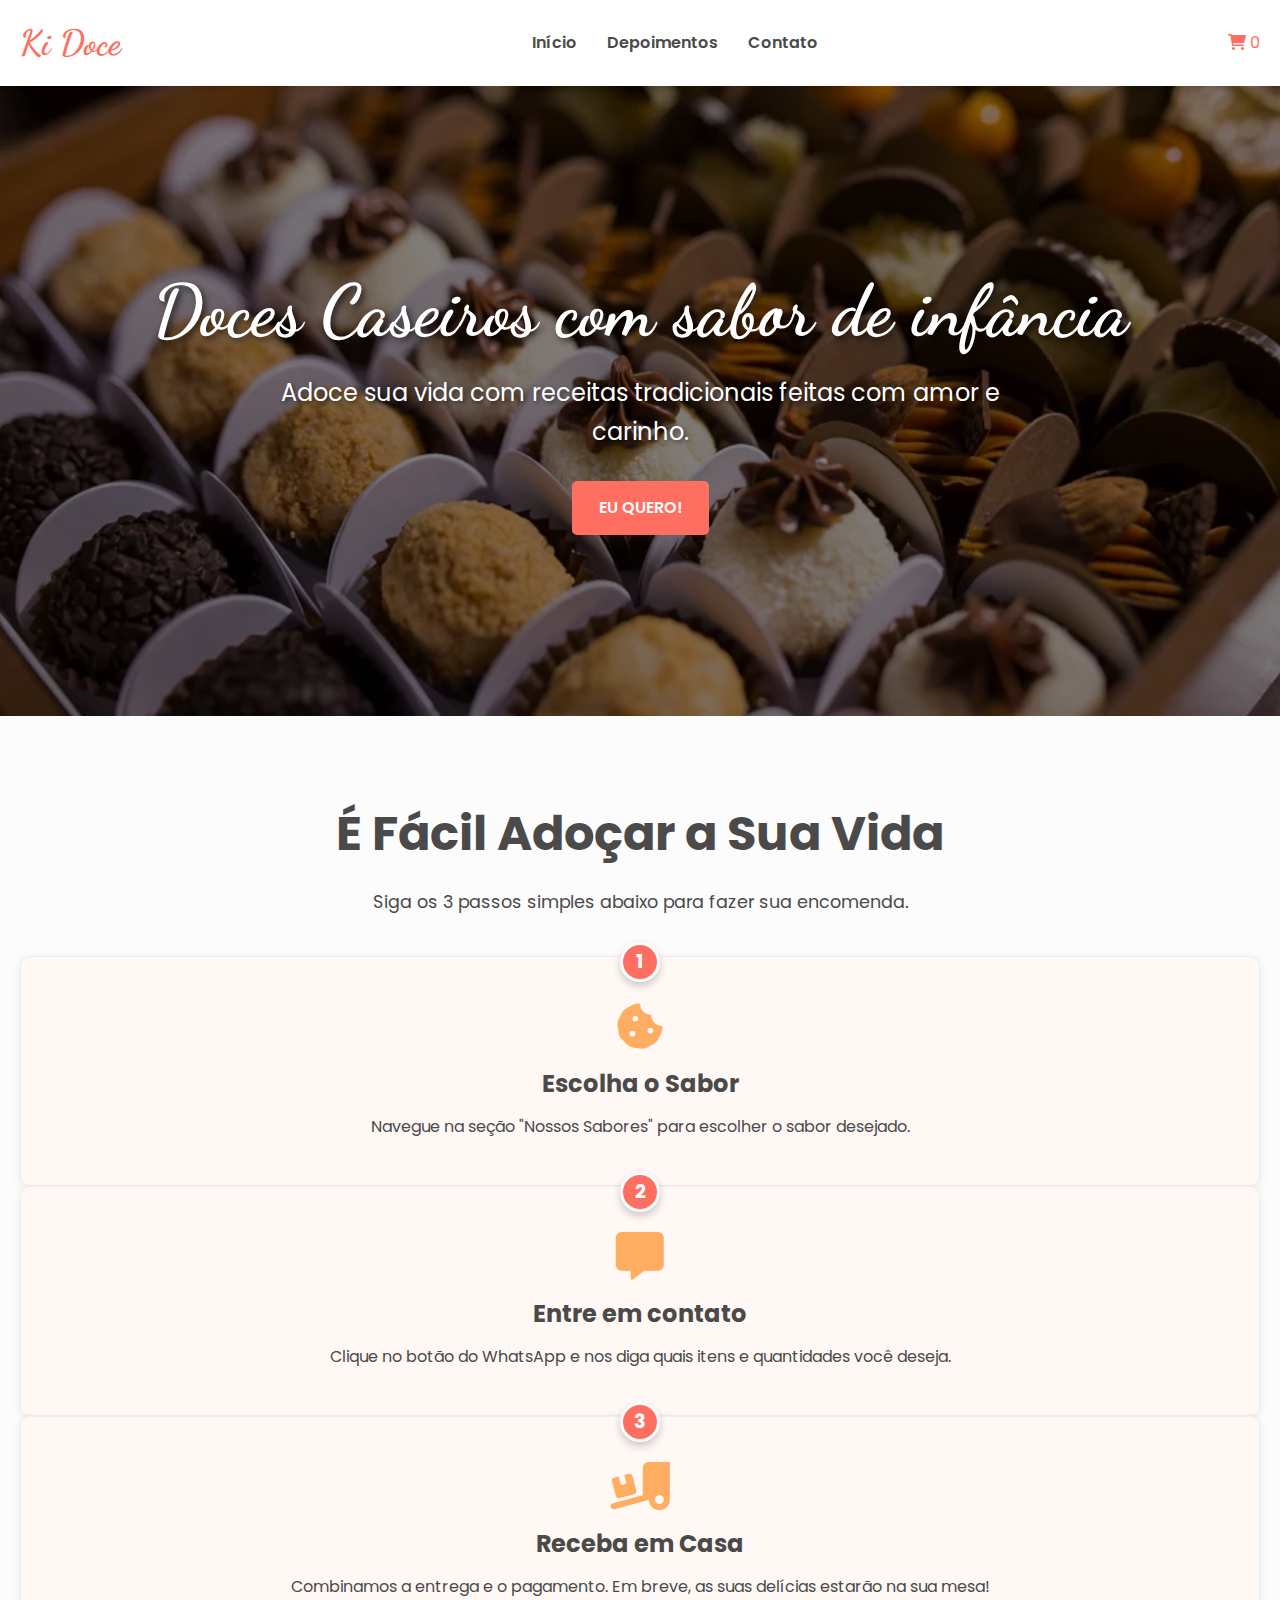
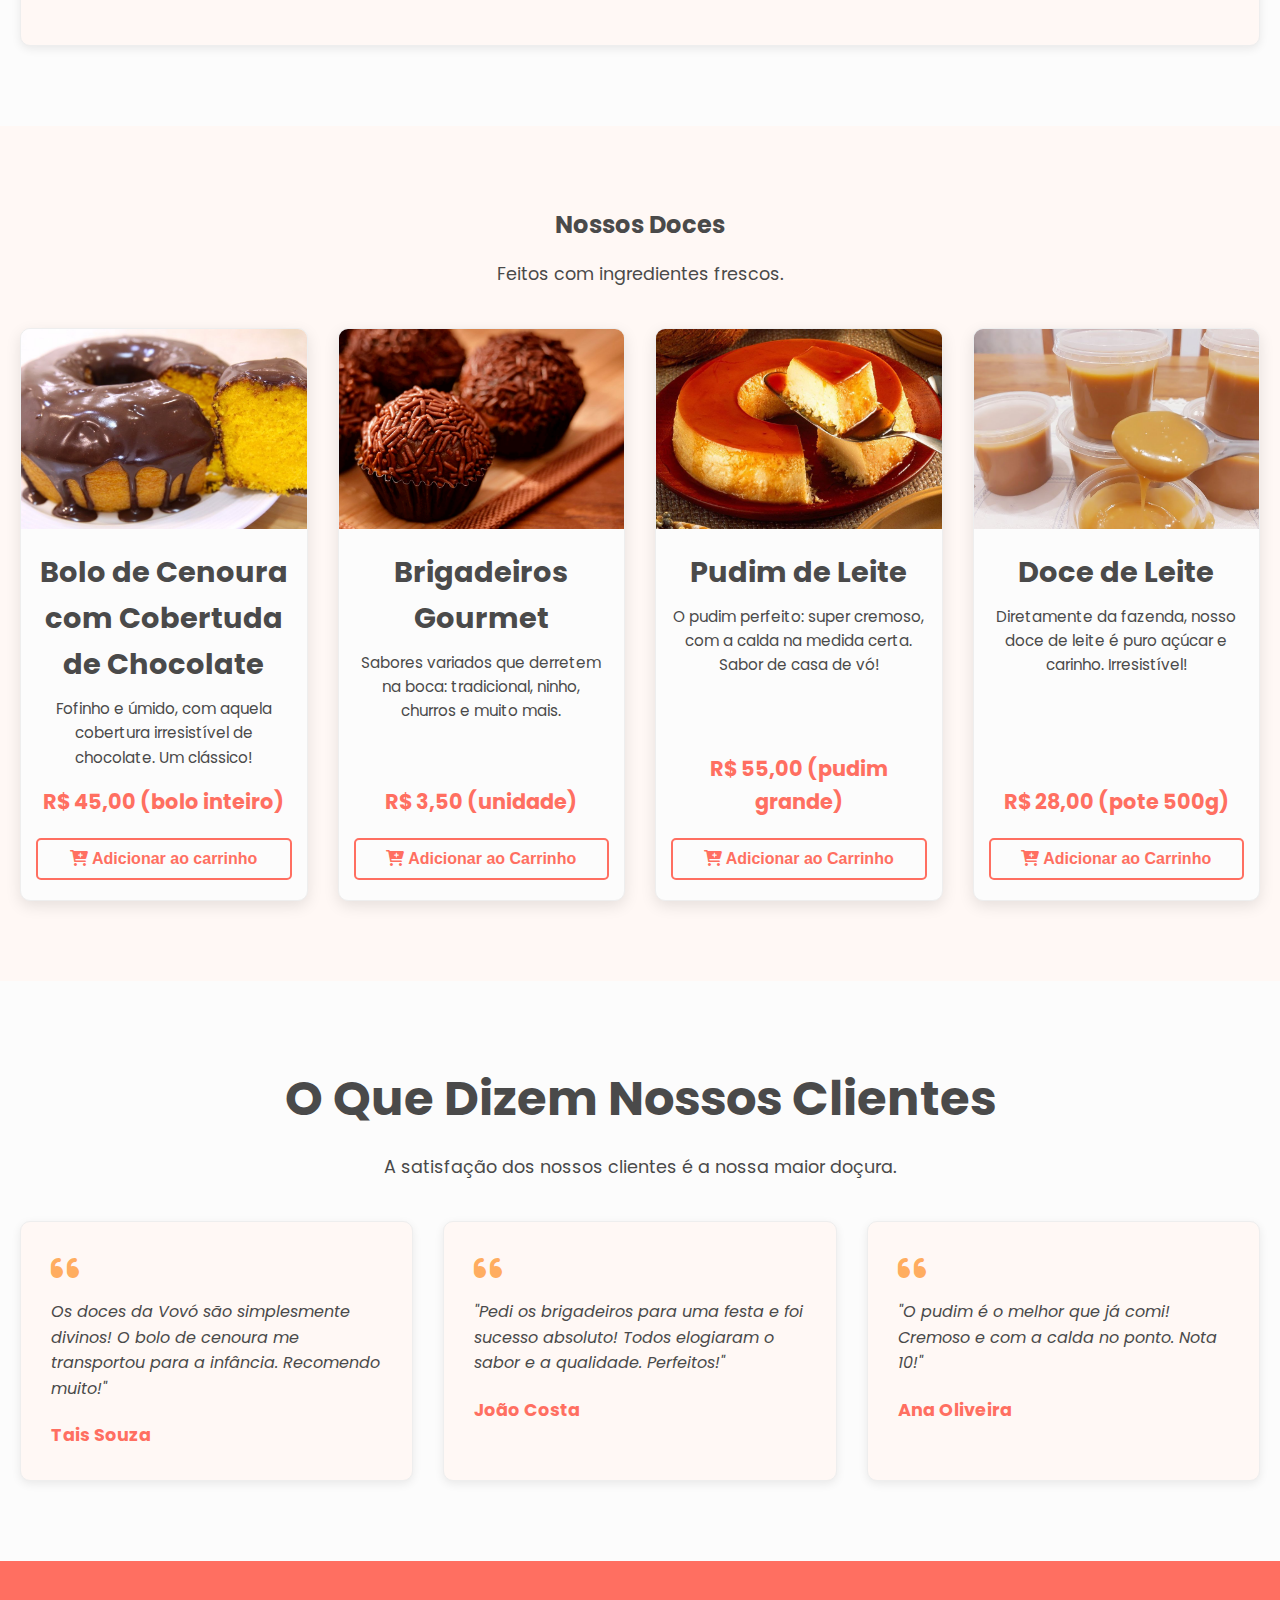
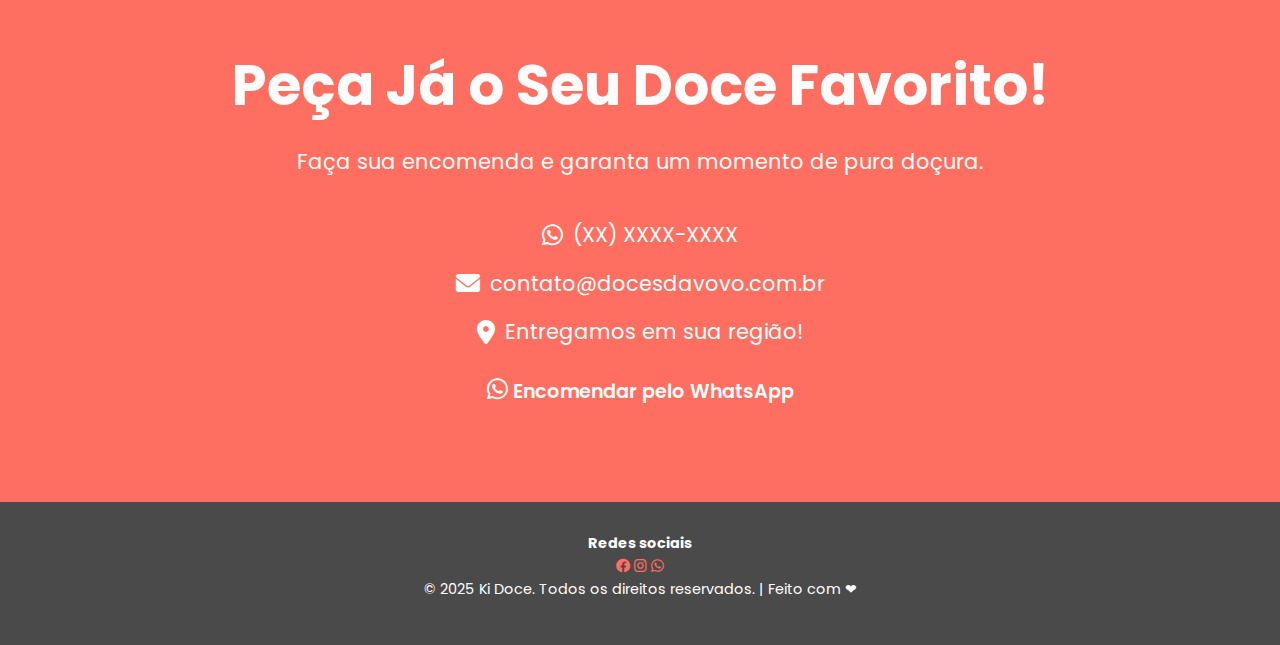
<file: index.html>
<!DOCTYPE html>
<html lang="pt-BR">

<head>
    <meta charset="UTF-8">
    <meta name="viewport" content="width=device-width, initial-scale=1.0">
    <link rel="stylesheet" href="./css/style.css">
    <title>Ki Doce</title>
    <link rel="stylesheet" href="https://cdnjs.cloudflare.com/ajax/libs/font-awesome/6.0.0/css/all.min.css">
    <link
        href="https://fonts.googleapis.com/css2?family=Dancing+Script:wght@400;700&family=Poppins:wght@300;400;600&display=swap"
        rel="stylesheet">
</head>

<body>
    <header class="header-doces">
        <div class="container">
            <a href="#" class="logo-doces">Ki Doce</a>

            <nav class="nav-doces">
                <ul>
                    <li><a href="#sabores">Início</a></li>
                    <li><a href="#depoimentos">Depoimentos</a></li>
                    <li><a href="#contato">Contato</a></li>
                </ul>
            </nav>

            <div class="cart-wrapper">
                <a href="carrinho.html" class="cart-icon-container header-cart" role="button" aria-label="Ver carrinho">
                    <i class="fas fa-shopping-cart"></i>
                    <span id="cart-count" class="cart-count">0</span>
                </a>

            </div>
        </div>
    </header>

    <section class="hero-doces">
        <div class="container">
            <h1>Doces Caseiros com sabor de infância</h1>
            <p>Adoce sua vida com receitas tradicionais feitas com amor e carinho.</p>
            <a href="#contato" class="btn-primary-doces">EU QUERO!</a>
        </div>
    </section>

    <section id="como-encomendar" class="como-encomendar-doces">
        <div class="container">
            <h2>É Fácil Adoçar a Sua Vida</h2>
            <p class="section-description">Siga os 3 passos simples abaixo para fazer sua encomenda.</p>

            <div class="grid">

                <div class="passo-card">
                    <div class="numero-passo">1</div>
                    <i class="fas fa-cookie-bite"></i>
                    <h3>Escolha o Sabor</h3>
                    <p>Navegue na seção "Nossos Sabores" para escolher o sabor desejado.</p>
                </div>

                <div class="passo-card">
                    <div class="numero-passo">2</div>
                    <i class="fas fa-message"></i>
                    <h3>Entre em contato</h3>
                    <p>Clique no botão do WhatsApp e nos diga quais itens e quantidades você deseja.</p>
                </div>

                <div class="passo-card">
                    <div class="numero-passo">3</div>
                    <i class="fas fa-truck-loading"></i>
                    <h3>Receba em Casa</h3>
                    <p>Combinamos a entrega e o pagamento. Em breve, as suas delícias estarão na sua mesa!</p>
                </div>
            </div>


        </div>
    </section>

    <section id="sabores" class="sabores-doces">
        <div class="container">
            <h2>Nossos Doces</h2>
            <p class="section-description">Feitos com ingredientes frescos.</p>

            <div class="grid-sabores">
                <div class="doce-card">
                    <img src="./img/bolodecenoura.jpg" alt="Bolo de Cenoura com Cobertuda de Chocolate">
                    <h3>Bolo de Cenoura com Cobertuda de Chocolate</h3>
                    <p>Fofinho e úmido, com aquela cobertura irresistível de chocolate. Um clássico!</p>
                    <span class="preco-doces">R$ 45,00 (bolo inteiro)</span>

                    <button class="btn-secundary-doces add-to-cart-btn" data-id="bolo-cenoura"
                        data-name="Bolo de Cenoura" data-price="45.00">
                        <i class="fas fa-cart-plus"></i> Adicionar ao carrinho
                    </button>
                </div>

                <div class="doce-card">
                    <img src="./img/brigadeiro.jpg" alt="Brigadeiros Gourmet Variados">
                    <h3>Brigadeiros Gourmet</h3>
                    <p>Sabores variados que derretem na boca: tradicional, ninho, churros e muito mais.</p>
                    <span class="preco-doces">R$ 3,50 (unidade)</span>
                    <button class="btn-secundary-doces add-to-cart-btn" data-id="brigadeiros"
                        data-name="Brigadeiros Gourmet" data-price="3.50"> <i class="fas fa-cart-plus"></i> Adicionar ao
                        Carrinho
                    </button>
                </div>

                <div class="doce-card">
                    <img src="./img/pudim.jpg" alt="Pudim de Leite Condensado Cremoso">
                    <h3>Pudim de Leite</h3>
                    <p>O pudim perfeito: super cremoso, com a calda na medida certa. Sabor de casa de vó!</p>
                    <span class="preco-doces">R$ 55,00 (pudim grande)</span>
                    <button class="btn-secundary-doces add-to-cart-btn" data-id="pudim-leite" data-name="Pudim de Leite"
                        data-price="55.00"> <i class="fas fa-cart-plus"></i> Adicionar ao Carrinho
                    </button>
                </div>

                <div class="doce-card">
                    <img src="./img/docedeleite.jpg" alt="Doce de Leite Caseiro">
                    <h3>Doce de Leite</h3>
                    <p>Diretamente da fazenda, nosso doce de leite é puro açúcar e carinho. Irresistível!</p>
                    <span class="preco-doces">R$ 28,00 (pote 500g)</span>
                    <button class="btn-secundary-doces add-to-cart-btn" data-id="doce-leite" data-name="Doce de Leite"
                        data-price="28.00"> <i class="fas fa-cart-plus"></i> Adicionar ao Carrinho
                    </button>
                </div>
            </div>
        </div>
    </section>

    <section id="depoimentos" class="depoimentos-doces">
        <div class="container">
            <h2>O Que Dizem Nossos Clientes</h2>
            <p class="section-description">A satisfação dos nossos clientes é a
                nossa maior doçura.</p>

            <div class="grid-depoimentos">
                <div class="depoimento-card">
                    <i class="fas fa-quote-left"></i>
                    <p>Os doces da Vovó são simplesmente divinos! O bolo de cenoura me transportou para a infância.
                        Recomendo muito!"</p>
                    <h4>Tais Souza</h4>
                </div>
                <div class="depoimento-card">
                    <i class="fas fa-quote-left"></i>
                    <p>"Pedi os brigadeiros para uma festa e foi sucesso absoluto! Todos elogiaram o sabor e a
                        qualidade. Perfeitos!"</p>
                    <h4>João Costa</h4>
                </div>
                <div class="depoimento-card">
                    <i class="fas fa-quote-left"></i>
                    <p>"O pudim é o melhor que já comi! Cremoso e com a calda no ponto. Nota 10!"</p>
                    <h4>Ana Oliveira</h4>
                </div>
            </div>
        </div>
    </section>

    <section id="contato" class="contato-doces">
        <div class="container">
            <h2>Peça Já o Seu Doce Favorito!</h2>
            <p>Faça sua encomenda e garanta um momento de pura doçura.</p>
            <div class="contato-info-doces">
                <p><i class="fab fa-whatsapp"></i> (XX) XXXX-XXXX</p>
                <p><i class="fas fa-envelope"></i> contato@docesdavovo.com.br</p>
                <p><i class="fas fa-map-marker-alt"></i> Entregamos em sua região!</p>
                <a href="https://wa.me/SEUNUMERO" target="_blank" class="btn-primary-doces"><i
                        class="fab fa-whatsapp"></i> Encomendar pelo WhatsApp</a>
            </div>
        </div>
    </section>

    <footer class="footer-doces">
        <div class="container">
            <div class="footer-col">
                <h4>Redes sociais</h4>
                <div class="social-links">
                    <a href="#"><i class="fab fa-facebook"></i></a>
                    <a href="#"><i class="fab fa-instagram"></i></a>
                    <a href="#"><i class="fab fa-whatsapp"></i></a>
                </div>
            </div>
            <p>&copy; 2025 Ki Doce. Todos os direitos reservados. | Feito com ❤</p>
        </div>
    </footer>

    <script src="./js/main.js"></script>
</body>

</html>
</file>
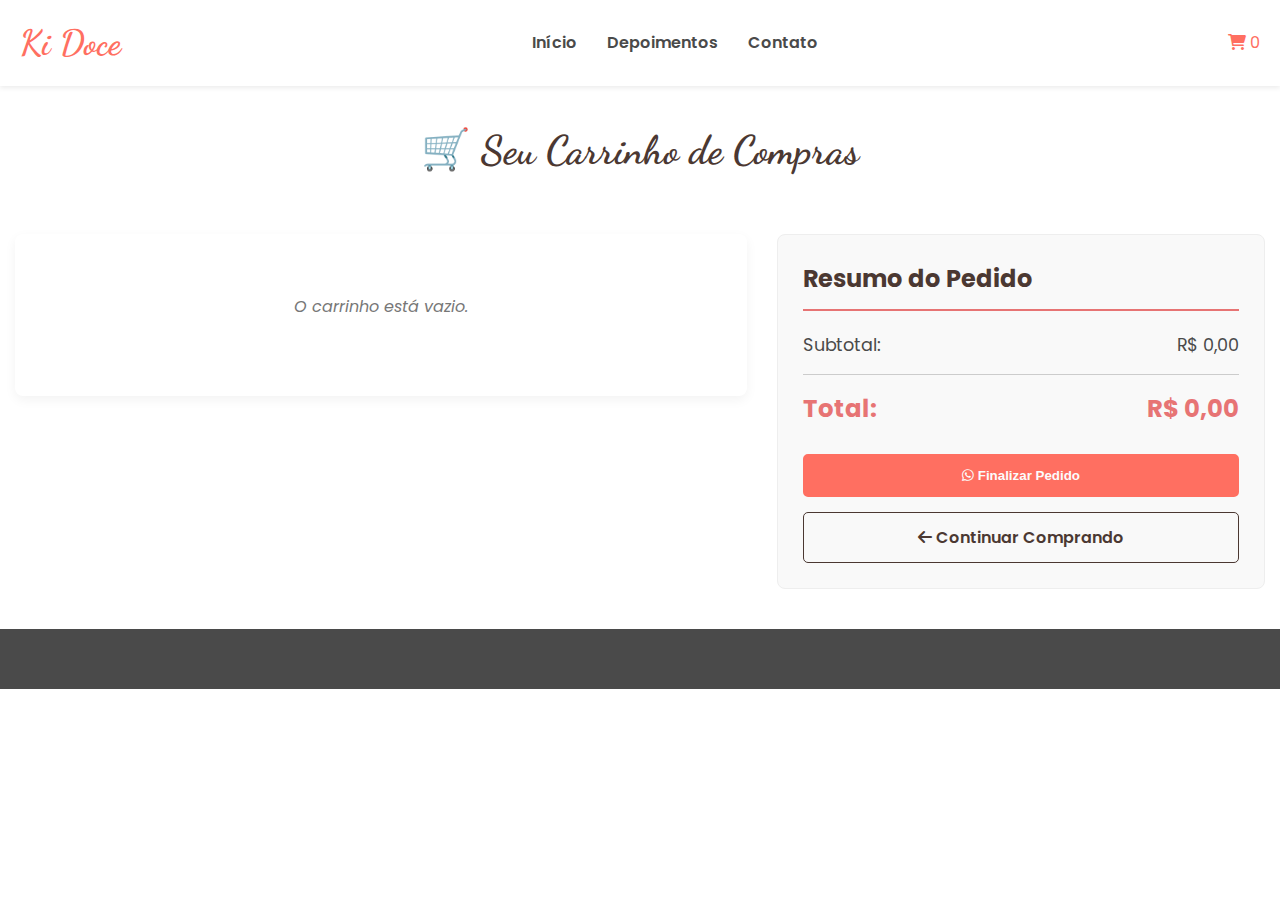
<file: carrinho.html>
<!DOCTYPE html>
<html lang="pt-BR">

<head>
    <meta charset="UTF-8">
    <meta name="viewport" content="width=device-width, initial-scale=1.0">
    <link rel="stylesheet" href="./css/style.css"> 
    <title>Seu Carrinho - Ki Doce</title>
    <link rel="stylesheet" href="https://cdnjs.cloudflare.com/ajax/libs/font-awesome/6.0.0/css/all.min.css">
    <link
        href="https://fonts.googleapis.com/css2?family=Dancing+Script:wght@400;700&family=Poppins:wght@300;400;600&display=swap"
        rel="stylesheet">
</head>

<body>
    <header class="header-doces">
        <div class="container">
            <a href="index.html" class="logo-doces">Ki Doce</a>
            
            <nav class="nav-doces">
                <ul>
                    <li><a href="index.html#sabores">Início</a></li>
                    <li><a href="index.html#depoimentos">Depoimentos</a></li>
                    <li><a href="index.html#contato">Contato</a></li>
                </ul>
            </nav>
            
            <a href="carrinho.html" class="cart-icon-container header-cart" role="button" aria-label="Ver carrinho">
                <i class="fas fa-shopping-cart"></i>
                <span id="cart-count" class="cart-count">0</span> 
            </a>
            
        </div>
    </header>

    <main class="page-carrinho">
        <div class="container">
            <h1 class="carrinho-title">🛒 Seu Carrinho de Compras</h1>
            
            <section class="carrinho-detalhes">
                <div id="cart-items-page" class="carrinho-lista">
                    <p class="empty-cart-message">O carrinho está vazio.</p>
                </div>
            </section>
            
            <section class="carrinho-resumo">
                <h2>Resumo do Pedido</h2>
                <div class="resumo-linha">
                    <p>Subtotal:</p>
                    <p id="cart-subtotal">R$ 0,00</p>
                </div>
                <div class="resumo-linha total">
                    <h3>Total:</h3>
                    <h3 id="cart-total-page">R$ 0,00</h3>
                </div>
                
                <button id="checkout-btn-page" class="btn-primary-doces btn-full-width" disabled>
                    <i class="fab fa-whatsapp"></i> Finalizar Pedido
                </button>
                
                <a href="index.html#sabores" class="btn-secundary-doces btn-full-width continuar-comprando">
                    <i class="fas fa-arrow-left"></i> Continuar Comprando
                </a>

            </section>
        </div>
    </main>

    <footer class="footer-doces">
        </footer>

    <script src="./js/main.js"></script>
</body>
</html>
</file>
<file: css/style.css>
:root {
    --cor-primaria: #ff6f61;
    /* Um rosa/coral aconchegante */
    --cor-secundaria: #ffad60;
    /* Um laranja claro */
    --cor-texto-escuro: #4a4a4a;
    --cor-texto-claro: #ffffff;
    --cor-fundo-claro: #fcfcfc;
    --cor-fundo-destaque: #fff8f5;
    /* Um off-white rosado */
    --cor-borda-clara: #eee;
    --sombra-card: rgba(0, 0, 0, 0.1);

    --font-titulo: 'Dancing Script', cursive;
    --font-corpo: 'Poppins', sans-serif;
}

* {
    box-sizing: border-box;
    margin: 0;
    padding: 0;
}

body {
    font-family: var(--font-corpo);
    line-height: 1.6;
    color: var(--cor-texto-escuro);
    background-color: var(--cor-texto-claro);
}

a {
    text-decoration: none;
    color: var(--cor-primaria);
    transition: color 0.3 ease;
}

a:hover {
    color: var(--cor-secundaria);
}

ul {
    list-style: none;
}

h1,
h2 h3 {
    font-family: var(--font-titulo);
    color: var(--cor-primaria);
    line-height: 1.2;
}

p {
    margin-bottom: 1em;
}

.container {
    max-height: 1100px;
    margin: 0 auto;
    padding: 0 20px;
}

.btn-primary-doces,
.btn-secundary-doces {
    display: inline-block;
    padding: 12px 25px;
    border-radius: 5px;
    font-weight: 600;
    text-align: center;
    transition: all 0.3s ease;
}

.btn-primary-doces {
    background-color: var(--cor-primaria);
    color: var(--cor-fundo-claro);
    border: 2px solid var(--cor-primaria);
    ;
}

.btn-primary-doces:hover {
    background-color: #e65f54;
    border-color: #e65f54;
    transform: translateY(-2px);
    color: var(--cor-texto-claro);
}

.btn-secundary-doces {
    background-color: transparent;
    color: var(--cor-primaria);
    border: 2px solid var(--cor-primaria);
}

.btn-secundary-doces:hover {
    background-color: var(--cor-primaria);
    color: var(--cor-fundo-claro);
    transform: translateY(-2px);
    cursor: pointer;
}

.section-description {
    text-align: center;
    max-width: 700px;
    margin: 15px auto 40px;
    font-size: 1.1em;
    color: var(--cor-texto-escuro);
}

.header-doces {
    background-color: rgba(255, 255, 255, 0.95);
    padding: 15px 0;
    box-shadow: 0 2px 5px rgba(0, 0, 0, 0.08);
    position: relative;
    top: 0;
    z-index: 1000;
}

.header-doces .container {
    display: flex;
    justify-content: space-between;
    align-items: center;
}

.header-spacer {
    width: 110px;
}

.nav-doces {
    flex-grow: 1;
    display: flex;
    justify-content: center;
    padding: 0 40px;
}

.logo-doces {
    font-family: var(--font-titulo);
    font-size: 2.2rem;
    color: var(--cor-primaria);
    font-weight: 700;
}

.nav-doces ul {
    display: flex;
    gap: 30px;
}

.nav-doces ul li a {
    color: var(--cor-texto-escuro);
    font-weight: 600;
    position: relative;
    padding: 5px 0;
}

.nav-doces a {
    color: var(--cor-texto-escuro);
    font-weight: 600;
    position: relative;
    padding: 5px 0;
}

.nav-doces a:hover {
    color: var(--cor-primaria);
}

.nav-doces a::after {
    content: '';
    position: absolute;
    width: 0;
    height: 2px;
    background-color: var(--cor-primaria);
    left: 0;
    bottom: 0;
    transition: width 0.3s ease;
}

.nav-doces a:hover::after {
    width: 100%;
}

.hero-doces {
    background: linear-gradient(rgba(0, 0, 0, 0.5), rgba(0, 0, 0, 0.5)), url('../img/principal.webp') no-repeat center center/cover;
    color: var(--cor-texto-claro);
    text-align: center;
    padding: 120px 20px;
    height: 70vh;
    display: flex;
    align-items: center;
    justify-content: center;
}

.hero-doces h1 {
    font-family: var(--font-titulo);
    font-size: 4.5rem;
    margin-bottom: 20px;
    text-shadow: 3px 3px 6px rgba(0, 0, 0, 0.6);
    color: var(--cor-texto-claro);
}

.hero-doces p {
    font-size: 1.5rem;
    max-width: 800px;
    margin: 0 auto 30px;
    text-shadow: 2px 2px 4px rgba(0, 0, 0, 0.5);
}

.sabores-doces {
    padding: 80px 0;
    background-color: var(--cor-fundo-destaque);
    text-align: center;
}

.sabores.doces h2 {
    font-size: 3rem;
    margin-bottom: 10px;
}

.grid-sabores {
    display: grid;
    grid-template-columns: repeat(auto-fit, minmax(280px, 1fr));
    gap: 30px;
    margin-top: 40px;
}

.doce-card {
    background-color: var(--cor-fundo-claro);
    border-radius: 10px;
    overflow: hidden;
    box-shadow: 0 5px 15px var(--sombra-card);
    transition: transform 0.3s ease, box-shadow 0.3s ease;
    border: 1px solid var(--cor-borda-clara);
    display: flex;
    flex-direction: column;
    justify-content: space-between;
}

.doce-card:hover {
    transform: translateY(-8px);
    box-shadow: 0 8px 20px rgba(0, 0, 0, 0.15);
}

.doce-card img {
    width: 100%;
    height: 200px;
    object-fit: cover;
    display: block;
}

.doce-card h3 {
    font-family: var(--font-corpo);
    font-size: 1.8rem;
    margin: 20px 15px 10px;
    color: var(--cor-texto-escuro);
}

.doce-card p {
    font-size: 0.95em;
    color: var(--cor-texto-escuro);
    padding: 0 15px;
    margin-bottom: 15px;
    flex-grow: 1;
}


.preco-doces {
    display: block;
    font-size: 1.3rem;
    font-weight: 700;
    color: var(--cor-primaria);
    margin: 0 15px 20px;
}

.doce-card .btn-secundary-doces {
    width: calc(100% - 30px);
    margin: 0 15px 20px;
    padding: 10px 0;
    font-size: 1em;
}

.depoimentos-doces {
    padding: 80px 0;
    text-align: center;
    background-color: var(--cor-fundo-claro);
}

.depoimentos-doces h2 {
    font-size: 3rem;
    margin-bottom: 10px;
}

.grid-depoimentos {
    display: grid;
    grid-template-columns: repeat(auto-fit, minmax(380px, 1fr));
    gap: 30px;
    margin-top: 40px
}

.depoimento-card {
    background-color: var(--cor-fundo-destaque);
    padding: 30px;
    border-radius: 10px;
    box-shadow: 0 3px 10px rgba(0, 0, 0, 0.08);
    text-align: left;
    border: 1px solid var(--cor-borda-clara);
    ;
}

.depoimento-card i {
    font-size: 2rem;
    color: var(--cor-secundaria);
    margin-bottom: 15px;
}

.depoimento-card p {
    font-style: italic;
    margin-bottom: 20px;
    color: var(--cor-texto-escuro);
}

.depoimento-card h4 {
    font-family: var(--font-corpo);
    color: var(--cor-primaria);
    font-size: 1.1em;
    margin-top: 10px;
}

.contato-doces {
    background-color: var(--cor-primaria);
    color: var(--cor-texto-claro);
    text-align: center;
    padding: 80px 20px;
}

.contato-doces h2 {
    font-size: 3.5rem;
    margin-bottom: 15px;
    color: var(--cor-fundo-claro);
}

.contato-doces p {
    font-size: 1.3rem;
    margin-bottom: 40px;
}

.contato-info-doces {
    margin-top: 30px;
    font-size: 1.2rem;
}

.contato-info-doces p {
    margin-bottom: 15px;
    display: flex;
    align-items: center;
    justify-content: center;
    gap: 10px;
    ;
}

.contato-info-doces i {
    font-size: 1.5rem;
}

.contato-doces .bth-primary-doces {
    margin-top: 30px;
    font-size: 1.2rem;
    padding: 15px 35px;
    background-color: var(--cor-fundo-claro);
    color: var(--cor-primaria);
    border-color: var(--cor-fundo-claro);
}

.contato-doces .btn-primary-doces:hover {
    background-color: #f0f0f0;
    color: var(--cor-primaria);
    border-color: #f0f0f0;
}

.footer-doces {
    background-color: var(--cor-texto-escuro);
    color: var(--cor-texto-claro);
    text-align: center;
    padding: 30px 20px;
    font-size: 0.9em;
}



@media (max-width: 768px) {
    .header-doces .container {
        flex-direction: column;
        gap: 15px;
    }

    .nav-doces ul {
        flex-direction: column;
        gap: 10px;
        text-align: center;
    }

    .hero-doces {
        padding: 80px 20px;
        height: auto;
    }

    .hero-doces h1 {
        font-size: 3rem;
    }

    .hero-doces p {
        font-size: 1.2rem;
    }

    .sabores-doces,
    .depoimentos-doces,
    .contato-doces {
        padding: 60px 0;
    }

    .sabores-doces h2,
    .depoimentos-doces h2,
    .contato-doces h2 {
        font-size: 2.5rem;
    }

    .doce-card h3 {
        font-size: 1.5rem;
    }

    .preco-doces {
        font-size: 1.1em;
    }

    .contato-doces p {
        font-size: 1.1rem;
    }

    .contato-info-doces p {
        flex-direction: column;
        gap: 5px;
    }

    .contato-doces .btn-primary-doces {
        width: 90%;
        max-width: 300px;
    }
}

@media (max-width: 480px) {
    .logo-doces {
        font-size: 1.8rem;
    }

    .hero-doces h1 {
        font-size: 2.2rem;
    }

    .hero-doces p {
        font-size: 1rem;
    }

    .sabores-doces h2,
    .depoimentos-doces h2,
    .contato-doces h2 {
        font-size: 2rem;
    }
}

/*
|--------------------------------------------------------------------------
| 9. Estilo Específico - Seção Como Encomendar
|--------------------------------------------------------------------------
*/

.como-encomendar-doces {
    padding: 80px 0;
    text-align: center;
    background-color: var(--cor-fundo-claro);
}

.como-encomendar-doces h2 {
    font-size: 3rem;
    margin-bottom: 10px;
}

.passos-grid {
    display: grid;
    grid-template-columns: repeat(auto-fit, minmax(280px, 1fr));
    gap: 30px;
    margin-top: 40px;
    margin-bottom: 50px;
}

.passo-card {
    background-color: var(--cor-fundo-destaque);
    padding: 30px;
    border-radius: 10px;
    box-shadow: 0 3px 10px rgba(0, 0, 0, 0.08);
    transition: transform 0.3s ease;
    border: 1px solid var(--cor-borda-clara);
    position: relative;
}

.passo-card:hover {
    transform: scale(1.03);
}

.numero-passo {
    position: absolute;
    top: -15px;
    left: 50%;
    transform: translateX(-50%);
    background-color: var(--cor-primaria);
    color: var(--cor-texto-claro);
    width: 40px;
    height: 40px;
    border-radius: 50%;
    display: flex;
    align-items: center;
    justify-content: center;
    font-weight: 700;
    font-size: 1.2rem;
    box-shadow: 0 4px 8px rgba(0, 0, 0, 0.2);
    border: 3px solid var(--cor-fundo-claro);
}

.passo-card i {
    font-size: 3rem;
    color: var(--cor-secundaria);
    margin-top: 15px;
    /* Espaço para o número */
    margin-bottom: 15px;
}

.passo-card h3 {
    font-family: var(--font-corpo);
    font-size: 1.5rem;
    margin-bottom: 10px;
    color: var(--cor-texto-escuro);
}

/* Estilo para o botão grande no final da seção */
.btn-grande {
    font-size: 1.3rem;
    padding: 15px 40px;
}

/* --- Atualização de Responsividade (Ajuste a partir do Passo 7) --- */
@media (max-width: 768px) {

    /* Adicione estas linhas à sua media query de 768px */
    .btn-grande {
        width: 100%;
        max-width: 350px;
    }

    /*
|--------------------------------------------------------------------------
| 10. Estilo Específico - Carrinho de Compras (Modal/Flutuante)
|--------------------------------------------------------------------------
*/

    /* Ícone Flutuante */
    .cart-icon-container {
        background-color: var(--cor-primaria);
        color: white;
        width: 35px;
        height: 35px;
        border-radius: 50%;
        display: flex;
        align-items: center;
        justify-content: center;
        font-size: 1.2rem;
        cursor: pointer;
        box-shadow: none;
        z-index: 1100;
        transition: background-color 0.3s, transform 0.3s;
    }

    .cart-icon-container:hover {
        background-color: #e65f54;
        /* Tom mais escuro */
        transform: scale(1.05);
    }

    .cart-count {
        position: absolute;
        top: -5px;
        right: -5px;
        background-color: var(--cor-secundaria);
        color: var(--cor-texto-escuro);
        font-size: 0.8rem;
        padding: 3px 6px;
        border-radius: 50%;
        font-weight: 600;
    }

    /* Modal/Sidebar do Carrinho */
    .cart-modal {
        position: fixed;
        top: 0;
        right: 0;
        width: 100%;
        height: 100%;
        background-color: rgba(0, 0, 0, 0.5);
        /* Overlay */
        z-index: 2000;
        display: none;
        /* Escondido por padrão */
        justify-content: flex-end;
        /* Alinha o conteúdo à direita */
    }

    .cart-modal.open {
        display: flex;
    }

    .cart-content {
        background-color: white;
        width: 100%;
        max-width: 400px;
        height: 100%;
        padding: 20px;
        box-shadow: -5px 0 15px rgba(0, 0, 0, 0.2);
        display: flex;
        flex-direction: column;
    }

    .cart-content h3 {
        font-family: var(--font-corpo);
        color: var(--cor-texto-escuro);
        border-bottom: 2px solid var(--cor-primaria);
        padding-bottom: 10px;
        margin-bottom: 20px;
    }

    .close-btn {
        align-self: flex-end;
        font-size: 2rem;
        font-weight: bold;
        color: var(--cor-secundaria);
        cursor: pointer;
    }

    /* Lista de Itens no Carrinho */
    .cart-items {
        flex-grow: 1;
        overflow-y: auto;
        margin-bottom: 15px;
    }

    .cart-item {
        display: flex;
        justify-content: space-between;
        align-items: center;
        padding: 10px 0;
        border-bottom: 1px dashed var(--cor-borda-clara);
    }

    .item-details {
        flex-grow: 1;
    }

    .item-details p {
        margin: 0;
        font-size: 0.9em;
    }

    .item-name {
        font-weight: 600;
        color: var(--cor-primaria);
    }

    .item-controls {
        display: flex;
        align-items: center;
        gap: 5px;
    }

    .item-controls button {
        background: var(--cor-fundo-destaque);
        border: 1px solid var(--cor-borda-clara);
        padding: 3px 8px;
        cursor: pointer;
        font-weight: bold;
        border-radius: 4px;
        transition: background-color 0.2s;
    }

    .item-controls button:hover {
        background-color: var(--cor-secundaria);
        color: white;
    }

    .item-quantity {
        padding: 3px 5px;
        min-width: 20px;
        text-align: center;
    }

    /* Resumo e Checkout */
    .cart-summary {
        padding: 15px 0;
        border-top: 2px solid var(--cor-borda-clara);
        font-size: 1.2rem;
        font-weight: 600;
        color: var(--cor-texto-escuro);
    }

    #checkout-btn {
        width: 100%;
        margin-top: 15px;
    }

    #checkout-btn:disabled {
        background-color: var(--cor-secundaria);
        opacity: 0.6;
        cursor: not-allowed;
    }

    .empty-cart-message {
        text-align: center;
        margin-top: 50px;
        color: var(--cor-secundaria);
        font-style: italic;
    }

    /* Responsividade do Carrinho */
    @media (max-width: 450px) {
        .cart-content {
            max-width: 90%;
        }

        .cart-icon-container {
            bottom: 20px;
            right: 20px;
            width: 50px;
            height: 50px;
            font-size: 1.3rem;
        }
    }
}

/* ===================================== */
/* 1. Layout Principal da Página Carrinho */
/* ===================================== */

.page-carrinho .container {
    padding: 40px 15px;
    /* Adaptação para o layout do carrinho: 2 colunas no desktop, empilhado no mobile */
    display: grid;
    gap: 30px; /* Espaço entre as seções */
    grid-template-areas: 
        "title"
        "details"
        "summary";
}

@media (min-width: 992px) {
    .page-carrinho .container {
        /* Layout de duas colunas: Detalhes (60%) e Resumo (40%) */
        grid-template-columns: 3fr 2fr; 
        grid-template-areas: 
            "title title"
            "details summary";
    }
}

.carrinho-title {
    grid-area: title;
    font-family: 'Dancing Script', cursive;
    font-size: 2.5rem;
    color: #4b3832; /* Cor mais escura, se for o padrão */
    margin-bottom: 30px;
    text-align: center;
}

/* ===================================== */
/* 2. Estilo da Lista de Itens (Detalhes) */
/* ===================================== */

.carrinho-lista {
    grid-area: details;
    background-color: #ffffff;
    border-radius: 8px;
    box-shadow: 0 4px 12px rgba(0, 0, 0, 0.05);
    padding: 20px;
}

.empty-cart-message {
    text-align: center;
    padding: 40px 0;
    font-style: italic;
    color: #777;
}

.cart-item {
    display: flex;
    justify-content: space-between;
    align-items: center;
    padding: 15px 0;
    border-bottom: 1px solid #eee;
}

.cart-item:last-child {
    border-bottom: none;
}

.item-details {
    flex-grow: 1;
}

.item-name {
    font-weight: 600;
    color: #4b3832;
}

.item-controls {
    display: flex;
    align-items: center;
    gap: 8px;
    margin: 0 20px;
}

.item-controls button {
    background-color: #f7f7f7;
    color: #4b3832;
    border: 1px solid #ccc;
    border-radius: 4px;
    width: 30px;
    height: 30px;
    font-size: 1rem;
    cursor: pointer;
    transition: background-color 0.2s;
}

.item-controls button:hover {
    background-color: #e0e0e0;
}

.remove-item-btn {
    color: #c0392b !important; /* Vermelho para deletar */
    border-color: #c0392b !important;
    background-color: transparent !important;
}

.remove-item-btn:hover {
    background-color: #fcebeb !important;
}

.item-quantity {
    display: inline-block;
    width: 20px;
    text-align: center;
    font-weight: 500;
}

.item-total-price {
    font-weight: 700;
    color: #e77474; /* Cor de destaque */
    width: 100px; /* Largura fixa para alinhar */
    text-align: right;
}

/* Responsividade da linha do carrinho */
@media (max-width: 576px) {
    .cart-item {
        flex-wrap: wrap;
    }
    .item-controls {
        margin: 10px 0 0 0;
        width: 100%;
        justify-content: space-between;
    }
    .item-total-price {
        order: -1; /* Move o total para cima na visualização móvel */
        margin-bottom: 10px;
        width: auto;
    }
}


/* ===================================== */
/* 3. Estilo do Resumo do Pedido */
/* ===================================== */

.carrinho-resumo {
    grid-area: summary;
    background-color: #f9f9f9;
    border: 1px solid #eee;
    padding: 25px;
    border-radius: 8px;
    height: fit-content; /* Garante que a caixa se ajuste ao conteúdo */
}

.carrinho-resumo h2 {
    font-size: 1.5rem;
    border-bottom: 2px solid #e77474;
    padding-bottom: 10px;
    margin-bottom: 20px;
    color: #4b3832;
}

.resumo-linha {
    display: flex;
    justify-content: space-between;
    margin-bottom: 10px;
    font-size: 1.1rem;
}

.resumo-linha p {
    margin: 0;
}

.resumo-linha.total {
    border-top: 1px solid #ccc;
    padding-top: 15px;
    margin-top: 15px;
    font-size: 1.3rem;
}

.resumo-linha.total h3 {
    margin: 0;
    color: #e77474;
}

/* ===================================== */
/* 4. Estilo dos Botões de Ação */
/* ===================================== */

.btn-full-width {
    width: 100%;
    margin-top: 15px;
}

.continuar-comprando {
    background-color: transparent !important;
    color: #4b3832 !important;
    border: 1px solid #4b3832 !important;
}

.continuar-comprando:hover {
    background-color: #f0f0f0 !important;
}
</file>
